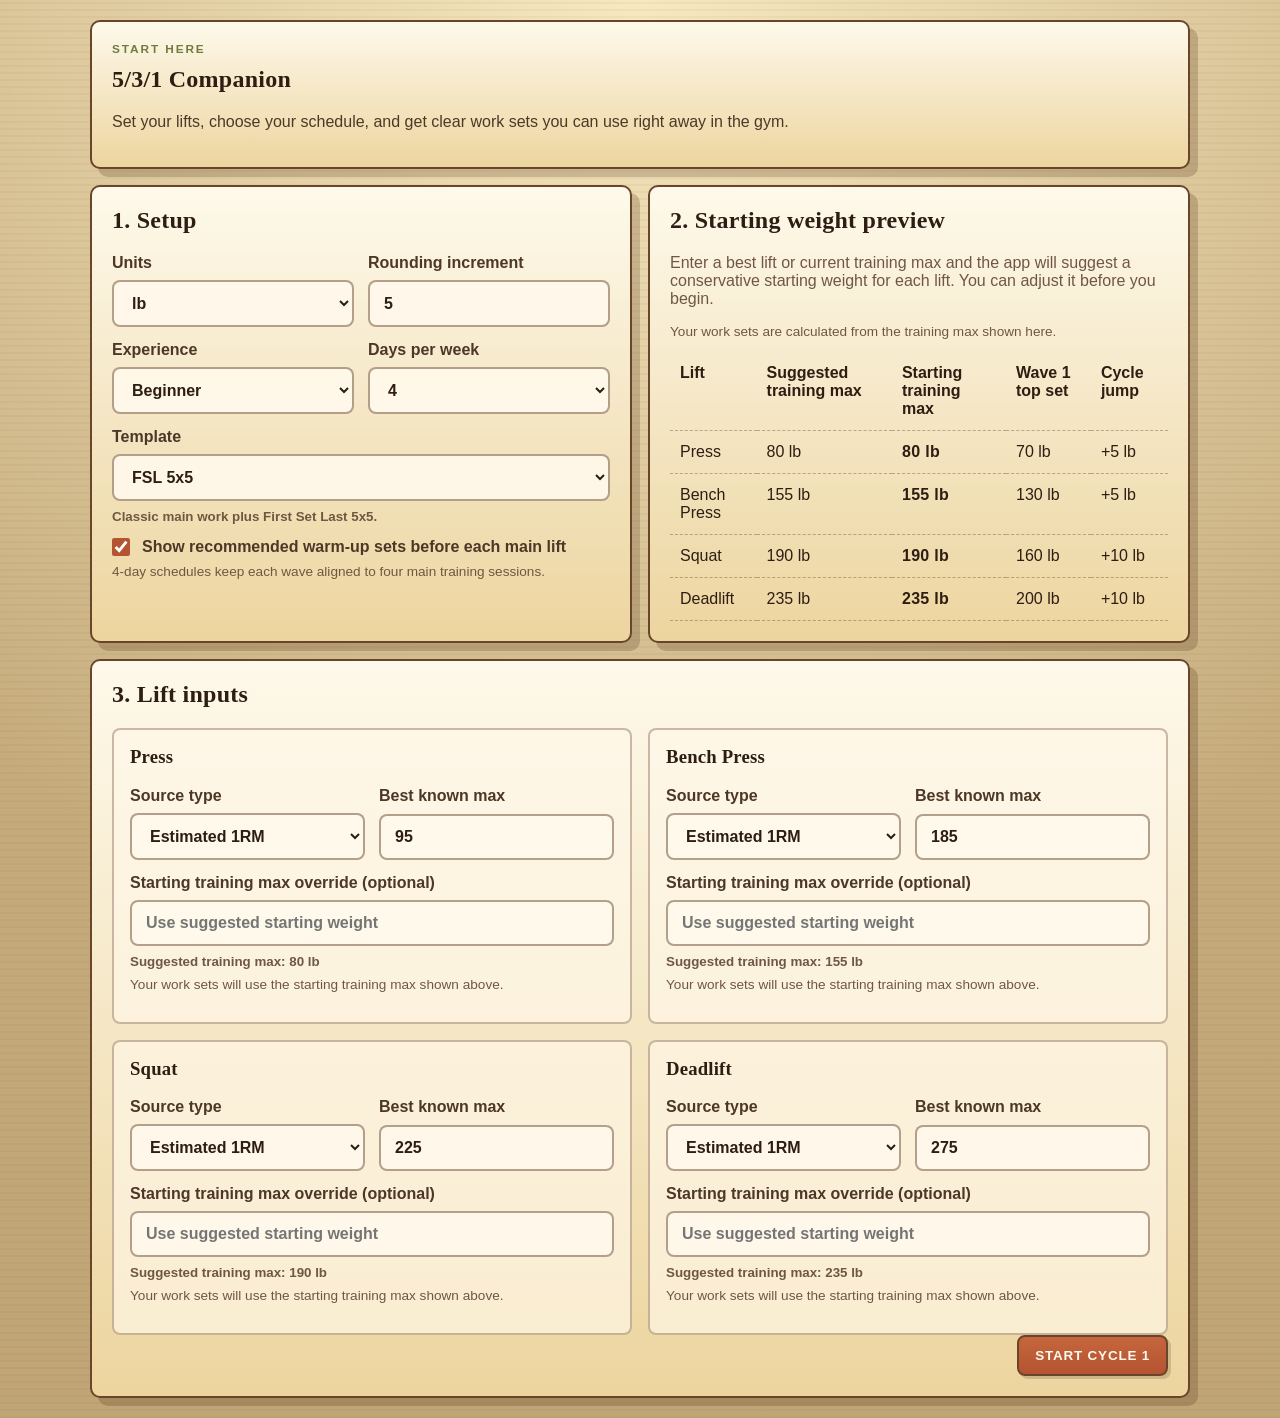
<file: 531/index.html>
<!DOCTYPE html>
<html lang="en">
  <head>
    <meta charset="UTF-8" />
    <meta name="viewport" content="width=device-width, initial-scale=1.0" />
    <title>5/3/1 Companion</title>
    <link rel="stylesheet" href="./styles.css" />
  </head>
  <body>
    <div id="app"></div>
    <script type="module" src="./app.js"></script>
  </body>
</html>
</file>
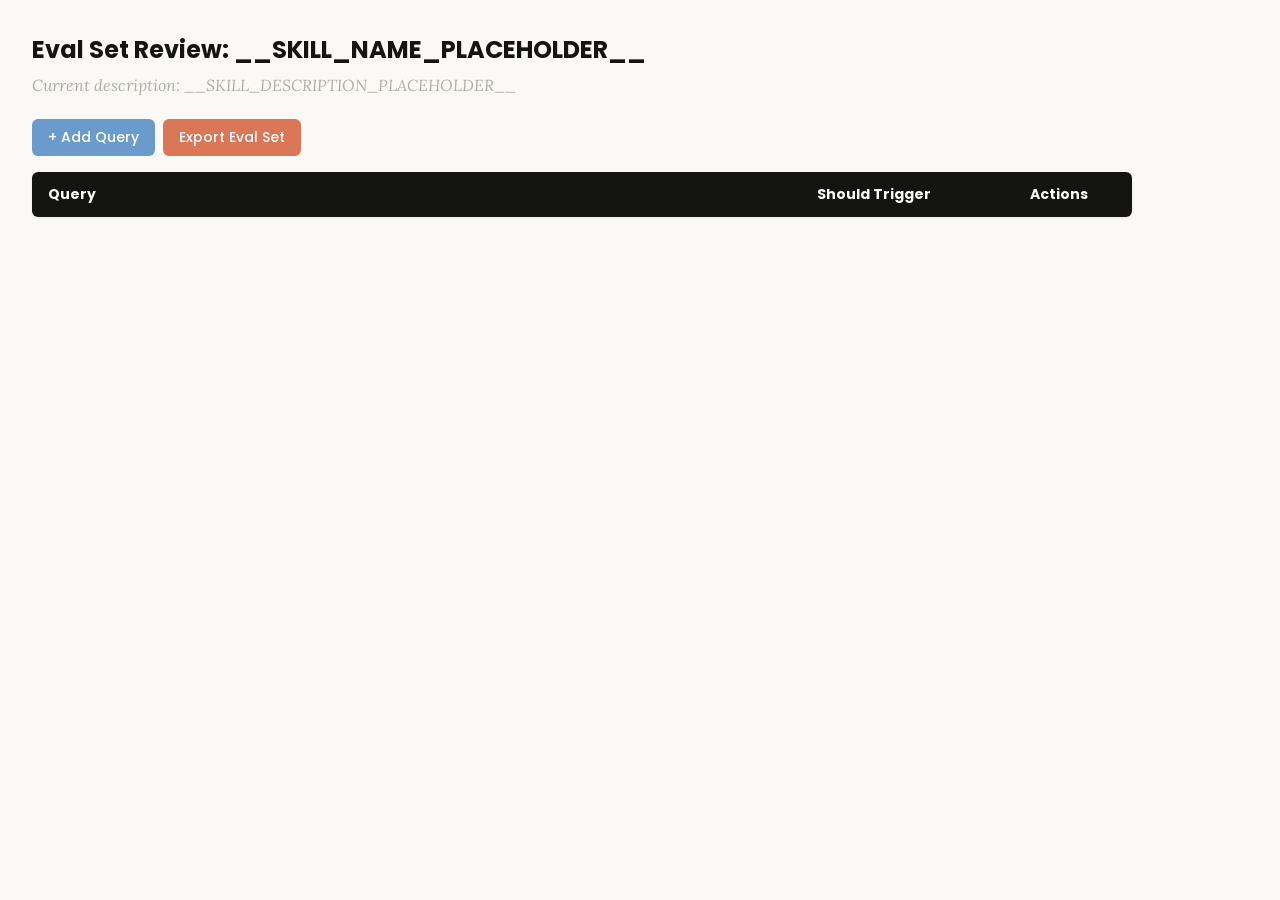
<file: skills/skill-creator/assets/eval_review.html>
<!DOCTYPE html>
<html lang="en">
<head>
  <meta charset="UTF-8">
  <meta name="viewport" content="width=device-width, initial-scale=1.0">
  <title>Eval Set Review - __SKILL_NAME_PLACEHOLDER__</title>
  <link rel="preconnect" href="https://fonts.googleapis.com">
  <link rel="preconnect" href="https://fonts.gstatic.com" crossorigin>
  <link href="https://fonts.googleapis.com/css2?family=Poppins:wght@500;600&family=Lora:wght@400;500&display=swap" rel="stylesheet">
  <style>
    * { box-sizing: border-box; margin: 0; padding: 0; }
    body { font-family: 'Lora', Georgia, serif; background: #faf9f5; padding: 2rem; color: #141413; }
    h1 { font-family: 'Poppins', sans-serif; margin-bottom: 0.5rem; font-size: 1.5rem; }
    .description { color: #b0aea5; margin-bottom: 1.5rem; font-style: italic; max-width: 900px; }
    .controls { margin-bottom: 1rem; display: flex; gap: 0.5rem; }
    .btn { font-family: 'Poppins', sans-serif; padding: 0.5rem 1rem; border: none; border-radius: 6px; cursor: pointer; font-size: 0.875rem; font-weight: 500; }
    .btn-add { background: #6a9bcc; color: white; }
    .btn-add:hover { background: #5889b8; }
    .btn-export { background: #d97757; color: white; }
    .btn-export:hover { background: #c4613f; }
    table { width: 100%; max-width: 1100px; border-collapse: collapse; background: white; border-radius: 6px; overflow: hidden; box-shadow: 0 1px 3px rgba(0,0,0,0.08); }
    th { font-family: 'Poppins', sans-serif; background: #141413; color: #faf9f5; padding: 0.75rem 1rem; text-align: left; font-size: 0.875rem; }
    td { padding: 0.75rem 1rem; border-bottom: 1px solid #e8e6dc; vertical-align: top; }
    tr:nth-child(even) td { background: #faf9f5; }
    tr:hover td { background: #f3f1ea; }
    .section-header td { background: #e8e6dc; font-family: 'Poppins', sans-serif; font-weight: 500; font-size: 0.8rem; color: #141413; text-transform: uppercase; letter-spacing: 0.05em; }
    .query-input { width: 100%; padding: 0.4rem; border: 1px solid #e8e6dc; border-radius: 4px; font-size: 0.875rem; font-family: 'Lora', Georgia, serif; resize: vertical; min-height: 60px; }
    .query-input:focus { outline: none; border-color: #d97757; box-shadow: 0 0 0 2px rgba(217,119,87,0.15); }
    .toggle { position: relative; display: inline-block; width: 44px; height: 24px; }
    .toggle input { opacity: 0; width: 0; height: 0; }
    .toggle .slider { position: absolute; inset: 0; background: #b0aea5; border-radius: 24px; cursor: pointer; transition: 0.2s; }
    .toggle .slider::before { content: ""; position: absolute; width: 18px; height: 18px; left: 3px; bottom: 3px; background: white; border-radius: 50%; transition: 0.2s; }
    .toggle input:checked + .slider { background: #d97757; }
    .toggle input:checked + .slider::before { transform: translateX(20px); }
    .btn-delete { background: #c44; color: white; padding: 0.3rem 0.6rem; border: none; border-radius: 4px; cursor: pointer; font-size: 0.75rem; font-family: 'Poppins', sans-serif; }
    .btn-delete:hover { background: #a33; }
    .summary { margin-top: 1rem; color: #b0aea5; font-size: 0.875rem; }
  </style>
</head>
<body>
  <h1>Eval Set Review: <span id="skill-name">__SKILL_NAME_PLACEHOLDER__</span></h1>
  <p class="description">Current description: <span id="skill-desc">__SKILL_DESCRIPTION_PLACEHOLDER__</span></p>

  <div class="controls">
    <button class="btn btn-add" onclick="addRow()">+ Add Query</button>
    <button class="btn btn-export" onclick="exportEvalSet()">Export Eval Set</button>
  </div>

  <table>
    <thead>
      <tr>
        <th style="width:65%">Query</th>
        <th style="width:18%">Should Trigger</th>
        <th style="width:10%">Actions</th>
      </tr>
    </thead>
    <tbody id="eval-body"></tbody>
  </table>

  <p class="summary" id="summary"></p>

  <script>
    const EVAL_DATA = __EVAL_DATA_PLACEHOLDER__;

    let evalItems = [...EVAL_DATA];

    function render() {
      const tbody = document.getElementById('eval-body');
      tbody.innerHTML = '';

      // Sort: should-trigger first, then should-not-trigger
      const sorted = evalItems
        .map((item, origIdx) => ({ ...item, origIdx }))
        .sort((a, b) => (b.should_trigger ? 1 : 0) - (a.should_trigger ? 1 : 0));

      let lastGroup = null;
      sorted.forEach(item => {
        const group = item.should_trigger ? 'trigger' : 'no-trigger';
        if (group !== lastGroup) {
          const headerRow = document.createElement('tr');
          headerRow.className = 'section-header';
          headerRow.innerHTML = `<td colspan="3">${item.should_trigger ? 'Should Trigger' : 'Should NOT Trigger'}</td>`;
          tbody.appendChild(headerRow);
          lastGroup = group;
        }

        const idx = item.origIdx;
        const tr = document.createElement('tr');
        tr.innerHTML = `
          <td><textarea class="query-input" onchange="updateQuery(${idx}, this.value)">${escapeHtml(item.query)}</textarea></td>
          <td>
            <label class="toggle">
              <input type="checkbox" ${item.should_trigger ? 'checked' : ''} onchange="updateTrigger(${idx}, this.checked)">
              <span class="slider"></span>
            </label>
            <span style="margin-left:8px;font-size:0.8rem;color:#b0aea5">${item.should_trigger ? 'Yes' : 'No'}</span>
          </td>
          <td><button class="btn-delete" onclick="deleteRow(${idx})">Delete</button></td>
        `;
        tbody.appendChild(tr);
      });
      updateSummary();
    }

    function escapeHtml(text) {
      const div = document.createElement('div');
      div.textContent = text;
      return div.innerHTML;
    }

    function updateQuery(idx, value) { evalItems[idx].query = value; updateSummary(); }
    function updateTrigger(idx, value) { evalItems[idx].should_trigger = value; render(); }
    function deleteRow(idx) { evalItems.splice(idx, 1); render(); }

    function addRow() {
      evalItems.push({ query: '', should_trigger: true });
      render();
      const inputs = document.querySelectorAll('.query-input');
      inputs[inputs.length - 1].focus();
    }

    function updateSummary() {
      const trigger = evalItems.filter(i => i.should_trigger).length;
      const noTrigger = evalItems.filter(i => !i.should_trigger).length;
      document.getElementById('summary').textContent =
        `${evalItems.length} queries total: ${trigger} should trigger, ${noTrigger} should not trigger`;
    }

    function exportEvalSet() {
      const valid = evalItems.filter(i => i.query.trim() !== '');
      const data = valid.map(i => ({ query: i.query.trim(), should_trigger: i.should_trigger }));
      const blob = new Blob([JSON.stringify(data, null, 2)], { type: 'application/json' });
      const url = URL.createObjectURL(blob);
      const a = document.createElement('a');
      a.href = url;
      a.download = 'eval_set.json';
      document.body.appendChild(a);
      a.click();
      document.body.removeChild(a);
      URL.revokeObjectURL(url);
    }

    render();
  </script>
</body>
</html>
</file>
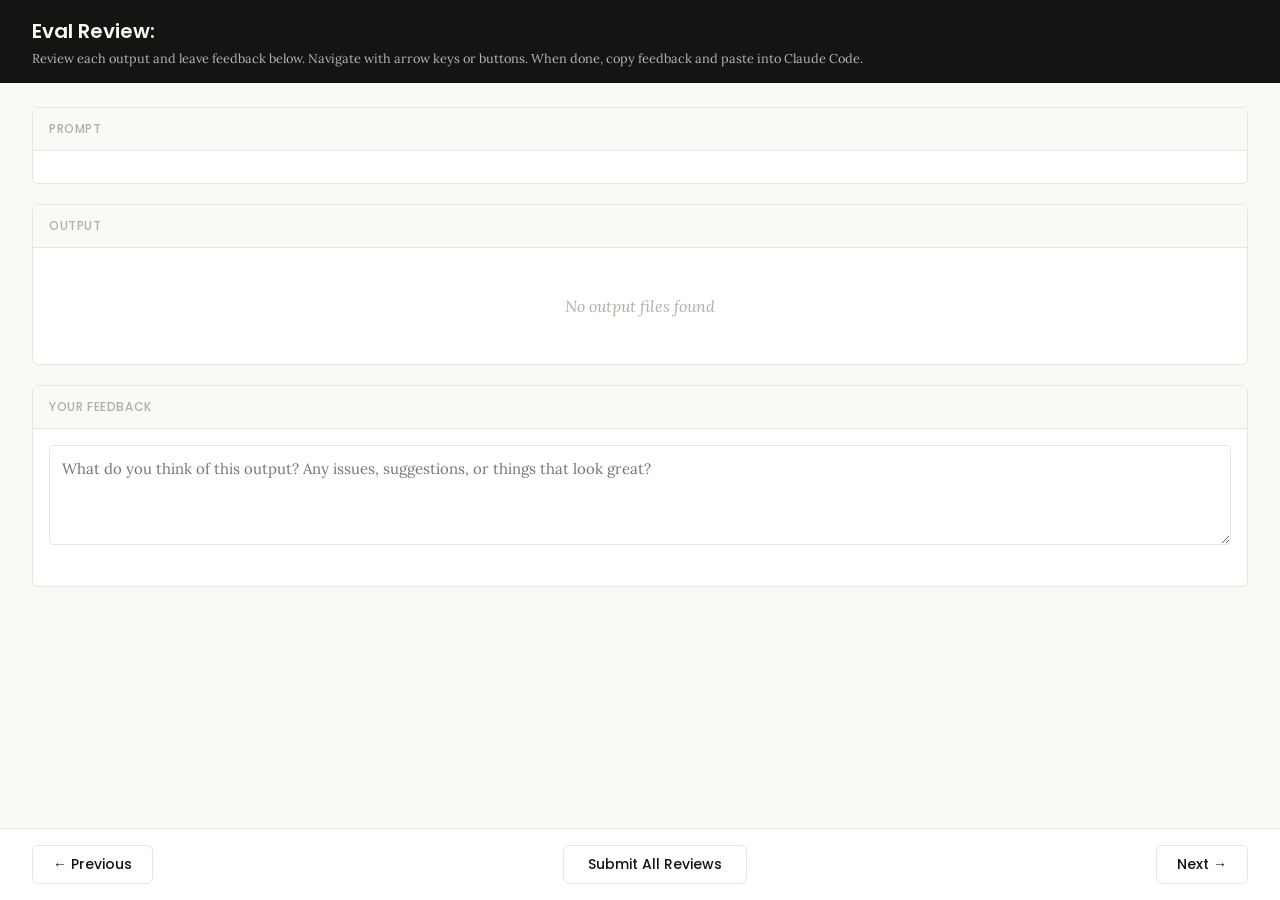
<file: skills/skill-creator/eval-viewer/viewer.html>
<!DOCTYPE html>
<html lang="en">
<head>
  <meta charset="UTF-8">
  <meta name="viewport" content="width=device-width, initial-scale=1.0">
  <title>Eval Review</title>
  <link rel="preconnect" href="https://fonts.googleapis.com">
  <link rel="preconnect" href="https://fonts.gstatic.com" crossorigin>
  <link href="https://fonts.googleapis.com/css2?family=Poppins:wght@500;600&family=Lora:wght@400;500&display=swap" rel="stylesheet">
  <script src="https://cdn.sheetjs.com/xlsx-0.20.3/package/dist/xlsx.full.min.js" integrity="sha384-EnyY0/GSHQGSxSgMwaIPzSESbqoOLSexfnSMN2AP+39Ckmn92stwABZynq1JyzdT" crossorigin="anonymous"></script>
  <style>
    :root {
      --bg: #faf9f5;
      --surface: #ffffff;
      --border: #e8e6dc;
      --text: #141413;
      --text-muted: #b0aea5;
      --accent: #d97757;
      --accent-hover: #c4613f;
      --green: #788c5d;
      --green-bg: #eef2e8;
      --red: #c44;
      --red-bg: #fceaea;
      --header-bg: #141413;
      --header-text: #faf9f5;
      --radius: 6px;
    }

    * { box-sizing: border-box; margin: 0; padding: 0; }

    body {
      font-family: 'Lora', Georgia, serif;
      background: var(--bg);
      color: var(--text);
      height: 100vh;
      display: flex;
      flex-direction: column;
    }

    /* ---- Header ---- */
    .header {
      background: var(--header-bg);
      color: var(--header-text);
      padding: 1rem 2rem;
      display: flex;
      justify-content: space-between;
      align-items: center;
      flex-shrink: 0;
    }
    .header h1 {
      font-family: 'Poppins', sans-serif;
      font-size: 1.25rem;
      font-weight: 600;
    }
    .header .instructions {
      font-size: 0.8rem;
      opacity: 0.7;
      margin-top: 0.25rem;
    }
    .header .progress {
      font-size: 0.875rem;
      opacity: 0.8;
      text-align: right;
    }

    /* ---- Main content ---- */
    .main {
      flex: 1;
      overflow-y: auto;
      padding: 1.5rem 2rem;
      display: flex;
      flex-direction: column;
      gap: 1.25rem;
    }

    /* ---- Sections ---- */
    .section {
      background: var(--surface);
      border: 1px solid var(--border);
      border-radius: var(--radius);
      flex-shrink: 0;
    }
    .section-header {
      font-family: 'Poppins', sans-serif;
      padding: 0.75rem 1rem;
      font-size: 0.75rem;
      font-weight: 500;
      text-transform: uppercase;
      letter-spacing: 0.05em;
      color: var(--text-muted);
      border-bottom: 1px solid var(--border);
      background: var(--bg);
    }
    .section-body {
      padding: 1rem;
    }

    /* ---- Config badge ---- */
    .config-badge {
      display: inline-block;
      padding: 0.2rem 0.625rem;
      border-radius: 9999px;
      font-family: 'Poppins', sans-serif;
      font-size: 0.6875rem;
      font-weight: 600;
      text-transform: uppercase;
      letter-spacing: 0.03em;
      margin-left: 0.75rem;
      vertical-align: middle;
    }
    .config-badge.config-primary {
      background: rgba(33, 150, 243, 0.12);
      color: #1976d2;
    }
    .config-badge.config-baseline {
      background: rgba(255, 193, 7, 0.15);
      color: #f57f17;
    }

    /* ---- Prompt ---- */
    .prompt-text {
      white-space: pre-wrap;
      font-size: 0.9375rem;
      line-height: 1.6;
    }

    /* ---- Outputs ---- */
    .output-file {
      border: 1px solid var(--border);
      border-radius: var(--radius);
      overflow: hidden;
    }
    .output-file + .output-file {
      margin-top: 1rem;
    }
    .output-file-header {
      padding: 0.5rem 0.75rem;
      font-size: 0.8rem;
      font-weight: 600;
      color: var(--text-muted);
      background: var(--bg);
      border-bottom: 1px solid var(--border);
      font-family: 'SF Mono', SFMono-Regular, Consolas, 'Liberation Mono', Menlo, monospace;
      display: flex;
      justify-content: space-between;
      align-items: center;
    }
    .output-file-header .dl-btn {
      font-size: 0.7rem;
      color: var(--accent);
      text-decoration: none;
      cursor: pointer;
      font-family: -apple-system, BlinkMacSystemFont, 'Segoe UI', sans-serif;
      font-weight: 500;
      opacity: 0.8;
    }
    .output-file-header .dl-btn:hover {
      opacity: 1;
      text-decoration: underline;
    }
    .output-file-content {
      padding: 0.75rem;
      overflow-x: auto;
    }
    .output-file-content pre {
      font-size: 0.8125rem;
      line-height: 1.5;
      white-space: pre-wrap;
      word-break: break-word;
      font-family: 'SF Mono', SFMono-Regular, Consolas, 'Liberation Mono', Menlo, monospace;
    }
    .output-file-content img {
      max-width: 100%;
      height: auto;
      border-radius: 4px;
    }
    .output-file-content iframe {
      width: 100%;
      height: 600px;
      border: none;
    }
    .output-file-content table {
      border-collapse: collapse;
      font-size: 0.8125rem;
      width: 100%;
    }
    .output-file-content table td,
    .output-file-content table th {
      border: 1px solid var(--border);
      padding: 0.375rem 0.5rem;
      text-align: left;
    }
    .output-file-content table th {
      background: var(--bg);
      font-weight: 600;
    }
    .output-file-content .download-link {
      display: inline-flex;
      align-items: center;
      gap: 0.5rem;
      padding: 0.5rem 1rem;
      background: var(--bg);
      border: 1px solid var(--border);
      border-radius: 4px;
      color: var(--accent);
      text-decoration: none;
      font-size: 0.875rem;
      cursor: pointer;
    }
    .output-file-content .download-link:hover {
      background: var(--border);
    }
    .empty-state {
      color: var(--text-muted);
      font-style: italic;
      padding: 2rem;
      text-align: center;
    }

    /* ---- Feedback ---- */
    .prev-feedback {
      background: var(--bg);
      border: 1px solid var(--border);
      border-radius: 4px;
      padding: 0.625rem 0.75rem;
      margin-top: 0.75rem;
      font-size: 0.8125rem;
      color: var(--text-muted);
      line-height: 1.5;
    }
    .prev-feedback-label {
      font-size: 0.7rem;
      font-weight: 600;
      text-transform: uppercase;
      letter-spacing: 0.04em;
      margin-bottom: 0.25rem;
      color: var(--text-muted);
    }
    .feedback-textarea {
      width: 100%;
      min-height: 100px;
      padding: 0.75rem;
      border: 1px solid var(--border);
      border-radius: 4px;
      font-family: inherit;
      font-size: 0.9375rem;
      line-height: 1.5;
      resize: vertical;
      color: var(--text);
    }
    .feedback-textarea:focus {
      outline: none;
      border-color: var(--accent);
      box-shadow: 0 0 0 3px rgba(37, 99, 235, 0.1);
    }
    .feedback-status {
      font-size: 0.75rem;
      color: var(--text-muted);
      margin-top: 0.5rem;
      min-height: 1.1em;
    }

    /* ---- Grades (collapsible) ---- */
    .grades-toggle {
      display: flex;
      align-items: center;
      cursor: pointer;
      user-select: none;
    }
    .grades-toggle:hover {
      color: var(--accent);
    }
    .grades-toggle .arrow {
      margin-right: 0.5rem;
      transition: transform 0.15s;
      font-size: 0.75rem;
    }
    .grades-toggle .arrow.open {
      transform: rotate(90deg);
    }
    .grades-content {
      display: none;
      margin-top: 0.75rem;
    }
    .grades-content.open {
      display: block;
    }
    .grades-summary {
      font-size: 0.875rem;
      margin-bottom: 0.75rem;
      display: flex;
      align-items: center;
      gap: 0.5rem;
    }
    .grade-badge {
      display: inline-block;
      padding: 0.125rem 0.5rem;
      border-radius: 9999px;
      font-size: 0.75rem;
      font-weight: 600;
    }
    .grade-pass { background: var(--green-bg); color: var(--green); }
    .grade-fail { background: var(--red-bg); color: var(--red); }
    .assertion-list {
      list-style: none;
    }
    .assertion-item {
      padding: 0.625rem 0;
      border-bottom: 1px solid var(--border);
      font-size: 0.8125rem;
    }
    .assertion-item:last-child { border-bottom: none; }
    .assertion-status {
      font-weight: 600;
      margin-right: 0.5rem;
    }
    .assertion-status.pass { color: var(--green); }
    .assertion-status.fail { color: var(--red); }
    .assertion-evidence {
      color: var(--text-muted);
      font-size: 0.75rem;
      margin-top: 0.25rem;
      padding-left: 1.5rem;
    }

    /* ---- View tabs ---- */
    .view-tabs {
      display: flex;
      gap: 0;
      padding: 0 2rem;
      background: var(--bg);
      border-bottom: 1px solid var(--border);
      flex-shrink: 0;
    }
    .view-tab {
      font-family: 'Poppins', sans-serif;
      padding: 0.625rem 1.25rem;
      font-size: 0.8125rem;
      font-weight: 500;
      cursor: pointer;
      border: none;
      background: none;
      color: var(--text-muted);
      border-bottom: 2px solid transparent;
      transition: all 0.15s;
    }
    .view-tab:hover { color: var(--text); }
    .view-tab.active {
      color: var(--accent);
      border-bottom-color: var(--accent);
    }
    .view-panel { display: none; }
    .view-panel.active { display: flex; flex-direction: column; flex: 1; overflow: hidden; }

    /* ---- Benchmark view ---- */
    .benchmark-view {
      padding: 1.5rem 2rem;
      overflow-y: auto;
      flex: 1;
    }
    .benchmark-table {
      border-collapse: collapse;
      background: var(--surface);
      border: 1px solid var(--border);
      border-radius: var(--radius);
      font-size: 0.8125rem;
      width: 100%;
      margin-bottom: 1.5rem;
    }
    .benchmark-table th, .benchmark-table td {
      padding: 0.625rem 0.75rem;
      text-align: left;
      border: 1px solid var(--border);
    }
    .benchmark-table th {
      font-family: 'Poppins', sans-serif;
      background: var(--header-bg);
      color: var(--header-text);
      font-weight: 500;
      font-size: 0.75rem;
      text-transform: uppercase;
      letter-spacing: 0.04em;
    }
    .benchmark-table tr:hover { background: var(--bg); }
    .benchmark-table tr.benchmark-row-with { background: rgba(33, 150, 243, 0.06); }
    .benchmark-table tr.benchmark-row-without { background: rgba(255, 193, 7, 0.06); }
    .benchmark-table tr.benchmark-row-with:hover { background: rgba(33, 150, 243, 0.12); }
    .benchmark-table tr.benchmark-row-without:hover { background: rgba(255, 193, 7, 0.12); }
    .benchmark-table tr.benchmark-row-avg { font-weight: 600; border-top: 2px solid var(--border); }
    .benchmark-table tr.benchmark-row-avg.benchmark-row-with { background: rgba(33, 150, 243, 0.12); }
    .benchmark-table tr.benchmark-row-avg.benchmark-row-without { background: rgba(255, 193, 7, 0.12); }
    .benchmark-delta-positive { color: var(--green); font-weight: 600; }
    .benchmark-delta-negative { color: var(--red); font-weight: 600; }
    .benchmark-notes {
      background: var(--surface);
      border: 1px solid var(--border);
      border-radius: var(--radius);
      padding: 1rem;
    }
    .benchmark-notes h3 {
      font-family: 'Poppins', sans-serif;
      font-size: 0.875rem;
      margin-bottom: 0.75rem;
    }
    .benchmark-notes ul {
      list-style: disc;
      padding-left: 1.25rem;
    }
    .benchmark-notes li {
      font-size: 0.8125rem;
      line-height: 1.6;
      margin-bottom: 0.375rem;
    }
    .benchmark-empty {
      color: var(--text-muted);
      font-style: italic;
      text-align: center;
      padding: 3rem;
    }

    /* ---- Navigation ---- */
    .nav {
      display: flex;
      justify-content: space-between;
      align-items: center;
      padding: 1rem 2rem;
      border-top: 1px solid var(--border);
      background: var(--surface);
      flex-shrink: 0;
    }
    .nav-btn {
      font-family: 'Poppins', sans-serif;
      padding: 0.5rem 1.25rem;
      border: 1px solid var(--border);
      border-radius: var(--radius);
      background: var(--surface);
      cursor: pointer;
      font-size: 0.875rem;
      font-weight: 500;
      color: var(--text);
      transition: all 0.15s;
    }
    .nav-btn:hover:not(:disabled) {
      background: var(--bg);
      border-color: var(--text-muted);
    }
    .nav-btn:disabled {
      opacity: 0.4;
      cursor: not-allowed;
    }
    .done-btn {
      font-family: 'Poppins', sans-serif;
      padding: 0.5rem 1.5rem;
      border: 1px solid var(--border);
      border-radius: var(--radius);
      background: var(--surface);
      color: var(--text);
      cursor: pointer;
      font-size: 0.875rem;
      font-weight: 500;
      transition: all 0.15s;
    }
    .done-btn:hover {
      background: var(--bg);
      border-color: var(--text-muted);
    }
    .done-btn.ready {
      border: none;
      background: var(--accent);
      color: white;
      font-weight: 600;
    }
    .done-btn.ready:hover {
      background: var(--accent-hover);
    }
    /* ---- Done overlay ---- */
    .done-overlay {
      display: none;
      position: fixed;
      inset: 0;
      background: rgba(0, 0, 0, 0.5);
      z-index: 100;
      justify-content: center;
      align-items: center;
    }
    .done-overlay.visible {
      display: flex;
    }
    .done-card {
      background: var(--surface);
      border-radius: 12px;
      padding: 2rem 3rem;
      text-align: center;
      box-shadow: 0 20px 60px rgba(0, 0, 0, 0.3);
      max-width: 500px;
    }
    .done-card h2 {
      font-size: 1.5rem;
      margin-bottom: 0.5rem;
    }
    .done-card p {
      color: var(--text-muted);
      margin-bottom: 1.5rem;
      line-height: 1.5;
    }
    .done-card .btn-row {
      display: flex;
      gap: 0.5rem;
      justify-content: center;
    }
    .done-card button {
      padding: 0.5rem 1.25rem;
      border: 1px solid var(--border);
      border-radius: var(--radius);
      background: var(--surface);
      cursor: pointer;
      font-size: 0.875rem;
    }
    .done-card button:hover {
      background: var(--bg);
    }
    /* ---- Toast ---- */
    .toast {
      position: fixed;
      bottom: 5rem;
      left: 50%;
      transform: translateX(-50%);
      background: var(--header-bg);
      color: var(--header-text);
      padding: 0.625rem 1.25rem;
      border-radius: var(--radius);
      font-size: 0.875rem;
      opacity: 0;
      transition: opacity 0.3s;
      pointer-events: none;
      z-index: 200;
    }
    .toast.visible {
      opacity: 1;
    }
  </style>
</head>
<body>
  <div id="app" style="height:100vh; display:flex; flex-direction:column;">
    <div class="header">
      <div>
        <h1>Eval Review: <span id="skill-name"></span></h1>
        <div class="instructions">Review each output and leave feedback below. Navigate with arrow keys or buttons. When done, copy feedback and paste into Claude Code.</div>
      </div>
      <div class="progress" id="progress"></div>
    </div>

    <!-- View tabs (only shown when benchmark data exists) -->
    <div class="view-tabs" id="view-tabs" style="display:none;">
      <button class="view-tab active" onclick="switchView('outputs')">Outputs</button>
      <button class="view-tab" onclick="switchView('benchmark')">Benchmark</button>
    </div>

    <!-- Outputs panel (qualitative review) -->
    <div class="view-panel active" id="panel-outputs">
    <div class="main">
      <!-- Prompt -->
      <div class="section">
        <div class="section-header">Prompt <span class="config-badge" id="config-badge" style="display:none;"></span></div>
        <div class="section-body">
          <div class="prompt-text" id="prompt-text"></div>
        </div>
      </div>

      <!-- Outputs -->
      <div class="section">
        <div class="section-header">Output</div>
        <div class="section-body" id="outputs-body">
          <div class="empty-state">No output files found</div>
        </div>
      </div>

      <!-- Previous Output (collapsible) -->
      <div class="section" id="prev-outputs-section" style="display:none;">
        <div class="section-header">
          <div class="grades-toggle" onclick="togglePrevOutputs()">
            <span class="arrow" id="prev-outputs-arrow">&#9654;</span>
            Previous Output
          </div>
        </div>
        <div class="grades-content" id="prev-outputs-content"></div>
      </div>

      <!-- Grades (collapsible) -->
      <div class="section" id="grades-section" style="display:none;">
        <div class="section-header">
          <div class="grades-toggle" onclick="toggleGrades()">
            <span class="arrow" id="grades-arrow">&#9654;</span>
            Formal Grades
          </div>
        </div>
        <div class="grades-content" id="grades-content"></div>
      </div>

      <!-- Feedback -->
      <div class="section">
        <div class="section-header">Your Feedback</div>
        <div class="section-body">
          <textarea
            class="feedback-textarea"
            id="feedback"
            placeholder="What do you think of this output? Any issues, suggestions, or things that look great?"
          ></textarea>
          <div class="feedback-status" id="feedback-status"></div>
          <div class="prev-feedback" id="prev-feedback" style="display:none;">
            <div class="prev-feedback-label">Previous feedback</div>
            <div id="prev-feedback-text"></div>
          </div>
        </div>
      </div>
    </div>

    <div class="nav" id="outputs-nav">
      <button class="nav-btn" id="prev-btn" onclick="navigate(-1)">&#8592; Previous</button>
      <button class="done-btn" id="done-btn" onclick="showDoneDialog()">Submit All Reviews</button>
      <button class="nav-btn" id="next-btn" onclick="navigate(1)">Next &#8594;</button>
    </div>
    </div><!-- end panel-outputs -->

    <!-- Benchmark panel (quantitative stats) -->
    <div class="view-panel" id="panel-benchmark">
      <div class="benchmark-view" id="benchmark-content">
        <div class="benchmark-empty">No benchmark data available. Run a benchmark to see quantitative results here.</div>
      </div>
    </div>
  </div>

  <!-- Done overlay -->
  <div class="done-overlay" id="done-overlay">
    <div class="done-card">
      <h2>Review Complete</h2>
      <p>Your feedback has been saved. Go back to your Claude Code session and tell Claude you're done reviewing.</p>
      <div class="btn-row">
        <button onclick="closeDoneDialog()">OK</button>
      </div>
    </div>
  </div>

  <!-- Toast -->
  <div class="toast" id="toast"></div>

  <script>
    // ---- Embedded data (injected by generate_review.py) ----
    /*__EMBEDDED_DATA__*/

    // ---- State ----
    let feedbackMap = {};  // run_id -> feedback text
    let currentIndex = 0;
    let visitedRuns = new Set();

    // ---- Init ----
    async function init() {
      // Load saved feedback from server — but only if this isn't a fresh
      // iteration (indicated by previous_feedback being present). When
      // previous feedback exists, the feedback.json on disk is stale from
      // the prior iteration and should not pre-fill the textareas.
      const hasPrevious = Object.keys(EMBEDDED_DATA.previous_feedback || {}).length > 0
        || Object.keys(EMBEDDED_DATA.previous_outputs || {}).length > 0;
      if (!hasPrevious) {
        try {
          const resp = await fetch("/api/feedback");
          const data = await resp.json();
          if (data.reviews) {
            for (const r of data.reviews) feedbackMap[r.run_id] = r.feedback;
          }
        } catch { /* first run, no feedback yet */ }
      }

      document.getElementById("skill-name").textContent = EMBEDDED_DATA.skill_name;
      showRun(0);

      // Wire up feedback auto-save
      const textarea = document.getElementById("feedback");
      let saveTimeout = null;
      textarea.addEventListener("input", () => {
        clearTimeout(saveTimeout);
        document.getElementById("feedback-status").textContent = "";
        saveTimeout = setTimeout(() => saveCurrentFeedback(), 800);
      });
    }

    // ---- Navigation ----
    function navigate(delta) {
      const newIndex = currentIndex + delta;
      if (newIndex >= 0 && newIndex < EMBEDDED_DATA.runs.length) {
        saveCurrentFeedback();
        showRun(newIndex);
      }
    }

    function updateNavButtons() {
      document.getElementById("prev-btn").disabled = currentIndex === 0;
      document.getElementById("next-btn").disabled =
        currentIndex === EMBEDDED_DATA.runs.length - 1;
    }

    // ---- Show a run ----
    function showRun(index) {
      currentIndex = index;
      const run = EMBEDDED_DATA.runs[index];

      // Progress
      document.getElementById("progress").textContent =
        `${index + 1} of ${EMBEDDED_DATA.runs.length}`;

      // Prompt
      document.getElementById("prompt-text").textContent = run.prompt;

      // Config badge
      const badge = document.getElementById("config-badge");
      const configMatch = run.id.match(/(with_skill|without_skill|new_skill|old_skill)/);
      if (configMatch) {
        const config = configMatch[1];
        const isBaseline = config === "without_skill" || config === "old_skill";
        badge.textContent = config.replace(/_/g, " ");
        badge.className = "config-badge " + (isBaseline ? "config-baseline" : "config-primary");
        badge.style.display = "inline-block";
      } else {
        badge.style.display = "none";
      }

      // Outputs
      renderOutputs(run);

      // Previous outputs
      renderPrevOutputs(run);

      // Grades
      renderGrades(run);

      // Previous feedback
      const prevFb = (EMBEDDED_DATA.previous_feedback || {})[run.id];
      const prevEl = document.getElementById("prev-feedback");
      if (prevFb) {
        document.getElementById("prev-feedback-text").textContent = prevFb;
        prevEl.style.display = "block";
      } else {
        prevEl.style.display = "none";
      }

      // Feedback
      document.getElementById("feedback").value = feedbackMap[run.id] || "";
      document.getElementById("feedback-status").textContent = "";

      updateNavButtons();

      // Track visited runs and promote done button when all visited
      visitedRuns.add(index);
      const doneBtn = document.getElementById("done-btn");
      if (visitedRuns.size >= EMBEDDED_DATA.runs.length) {
        doneBtn.classList.add("ready");
      }

      // Scroll main content to top
      document.querySelector(".main").scrollTop = 0;
    }

    // ---- Render outputs ----
    function renderOutputs(run) {
      const container = document.getElementById("outputs-body");
      container.innerHTML = "";

      const outputs = run.outputs || [];
      if (outputs.length === 0) {
        container.innerHTML = '<div class="empty-state">No output files</div>';
        return;
      }

      for (const file of outputs) {
        const fileDiv = document.createElement("div");
        fileDiv.className = "output-file";

        // Always show file header with download link
        const header = document.createElement("div");
        header.className = "output-file-header";
        const nameSpan = document.createElement("span");
        nameSpan.textContent = file.name;
        header.appendChild(nameSpan);
        const dlBtn = document.createElement("a");
        dlBtn.className = "dl-btn";
        dlBtn.textContent = "Download";
        dlBtn.download = file.name;
        dlBtn.href = getDownloadUri(file);
        header.appendChild(dlBtn);
        fileDiv.appendChild(header);

        const content = document.createElement("div");
        content.className = "output-file-content";

        if (file.type === "text") {
          const pre = document.createElement("pre");
          pre.textContent = file.content;
          content.appendChild(pre);
        } else if (file.type === "image") {
          const img = document.createElement("img");
          img.src = file.data_uri;
          img.alt = file.name;
          content.appendChild(img);
        } else if (file.type === "pdf") {
          const iframe = document.createElement("iframe");
          iframe.src = file.data_uri;
          content.appendChild(iframe);
        } else if (file.type === "xlsx") {
          renderXlsx(content, file.data_b64);
        } else if (file.type === "binary") {
          const a = document.createElement("a");
          a.className = "download-link";
          a.href = file.data_uri;
          a.download = file.name;
          a.textContent = "Download " + file.name;
          content.appendChild(a);
        } else if (file.type === "error") {
          const pre = document.createElement("pre");
          pre.textContent = file.content;
          pre.style.color = "var(--red)";
          content.appendChild(pre);
        }

        fileDiv.appendChild(content);
        container.appendChild(fileDiv);
      }
    }

    // ---- XLSX rendering via SheetJS ----
    function renderXlsx(container, b64Data) {
      try {
        const raw = Uint8Array.from(atob(b64Data), c => c.charCodeAt(0));
        const wb = XLSX.read(raw, { type: "array" });

        for (let i = 0; i < wb.SheetNames.length; i++) {
          const sheetName = wb.SheetNames[i];
          const ws = wb.Sheets[sheetName];

          if (wb.SheetNames.length > 1) {
            const sheetLabel = document.createElement("div");
            sheetLabel.style.cssText =
              "font-weight:600; font-size:0.8rem; color:#b0aea5; margin-top:0.5rem; margin-bottom:0.25rem;";
            sheetLabel.textContent = "Sheet: " + sheetName;
            container.appendChild(sheetLabel);
          }

          const htmlStr = XLSX.utils.sheet_to_html(ws, { editable: false });
          const wrapper = document.createElement("div");
          wrapper.innerHTML = htmlStr;
          container.appendChild(wrapper);
        }
      } catch (err) {
        container.textContent = "Error rendering spreadsheet: " + err.message;
      }
    }

    // ---- Grades ----
    function renderGrades(run) {
      const section = document.getElementById("grades-section");
      const content = document.getElementById("grades-content");

      if (!run.grading) {
        section.style.display = "none";
        return;
      }

      const grading = run.grading;
      section.style.display = "block";
      // Reset to collapsed
      content.classList.remove("open");
      document.getElementById("grades-arrow").classList.remove("open");

      const summary = grading.summary || {};
      const expectations = grading.expectations || [];

      let html = '<div style="padding: 1rem;">';

      // Summary line
      const passRate = summary.pass_rate != null
        ? Math.round(summary.pass_rate * 100) + "%"
        : "?";
      const badgeClass = summary.pass_rate >= 0.8 ? "grade-pass" : summary.pass_rate >= 0.5 ? "" : "grade-fail";
      html += '<div class="grades-summary">';
      html += '<span class="grade-badge ' + badgeClass + '">' + passRate + '</span>';
      html += '<span>' + (summary.passed || 0) + ' passed, ' + (summary.failed || 0) + ' failed of ' + (summary.total || 0) + '</span>';
      html += '</div>';

      // Assertions list
      html += '<ul class="assertion-list">';
      for (const exp of expectations) {
        const statusClass = exp.passed ? "pass" : "fail";
        const statusIcon = exp.passed ? "\u2713" : "\u2717";
        html += '<li class="assertion-item">';
        html += '<span class="assertion-status ' + statusClass + '">' + statusIcon + '</span>';
        html += '<span>' + escapeHtml(exp.text) + '</span>';
        if (exp.evidence) {
          html += '<div class="assertion-evidence">' + escapeHtml(exp.evidence) + '</div>';
        }
        html += '</li>';
      }
      html += '</ul>';

      html += '</div>';
      content.innerHTML = html;
    }

    function toggleGrades() {
      const content = document.getElementById("grades-content");
      const arrow = document.getElementById("grades-arrow");
      content.classList.toggle("open");
      arrow.classList.toggle("open");
    }

    // ---- Previous outputs (collapsible) ----
    function renderPrevOutputs(run) {
      const section = document.getElementById("prev-outputs-section");
      const content = document.getElementById("prev-outputs-content");
      const prevOutputs = (EMBEDDED_DATA.previous_outputs || {})[run.id];

      if (!prevOutputs || prevOutputs.length === 0) {
        section.style.display = "none";
        return;
      }

      section.style.display = "block";
      // Reset to collapsed
      content.classList.remove("open");
      document.getElementById("prev-outputs-arrow").classList.remove("open");

      // Render the files into the content area
      content.innerHTML = "";
      const wrapper = document.createElement("div");
      wrapper.style.padding = "1rem";

      for (const file of prevOutputs) {
        const fileDiv = document.createElement("div");
        fileDiv.className = "output-file";

        const header = document.createElement("div");
        header.className = "output-file-header";
        const nameSpan = document.createElement("span");
        nameSpan.textContent = file.name;
        header.appendChild(nameSpan);
        const dlBtn = document.createElement("a");
        dlBtn.className = "dl-btn";
        dlBtn.textContent = "Download";
        dlBtn.download = file.name;
        dlBtn.href = getDownloadUri(file);
        header.appendChild(dlBtn);
        fileDiv.appendChild(header);

        const fc = document.createElement("div");
        fc.className = "output-file-content";

        if (file.type === "text") {
          const pre = document.createElement("pre");
          pre.textContent = file.content;
          fc.appendChild(pre);
        } else if (file.type === "image") {
          const img = document.createElement("img");
          img.src = file.data_uri;
          img.alt = file.name;
          fc.appendChild(img);
        } else if (file.type === "pdf") {
          const iframe = document.createElement("iframe");
          iframe.src = file.data_uri;
          fc.appendChild(iframe);
        } else if (file.type === "xlsx") {
          renderXlsx(fc, file.data_b64);
        } else if (file.type === "binary") {
          const a = document.createElement("a");
          a.className = "download-link";
          a.href = file.data_uri;
          a.download = file.name;
          a.textContent = "Download " + file.name;
          fc.appendChild(a);
        }

        fileDiv.appendChild(fc);
        wrapper.appendChild(fileDiv);
      }

      content.appendChild(wrapper);
    }

    function togglePrevOutputs() {
      const content = document.getElementById("prev-outputs-content");
      const arrow = document.getElementById("prev-outputs-arrow");
      content.classList.toggle("open");
      arrow.classList.toggle("open");
    }

    // ---- Feedback (saved to server -> feedback.json) ----
    function saveCurrentFeedback() {
      const run = EMBEDDED_DATA.runs[currentIndex];
      const text = document.getElementById("feedback").value;

      if (text.trim() === "") {
        delete feedbackMap[run.id];
      } else {
        feedbackMap[run.id] = text;
      }

      // Build reviews array from map
      const reviews = [];
      for (const [run_id, feedback] of Object.entries(feedbackMap)) {
        if (feedback.trim()) {
          reviews.push({ run_id, feedback, timestamp: new Date().toISOString() });
        }
      }

      fetch("/api/feedback", {
        method: "POST",
        headers: { "Content-Type": "application/json" },
        body: JSON.stringify({ reviews, status: "in_progress" }),
      }).then(() => {
        document.getElementById("feedback-status").textContent = "Saved";
      }).catch(() => {
        // Static mode or server unavailable — no-op on auto-save,
        // feedback will be downloaded on final submit
        document.getElementById("feedback-status").textContent = "Will download on submit";
      });
    }

    // ---- Done ----
    function showDoneDialog() {
      // Save current textarea to feedbackMap (but don't POST yet)
      const run = EMBEDDED_DATA.runs[currentIndex];
      const text = document.getElementById("feedback").value;
      if (text.trim() === "") {
        delete feedbackMap[run.id];
      } else {
        feedbackMap[run.id] = text;
      }

      // POST once with status: complete — include ALL runs so the model
      // can distinguish "no feedback" (looks good) from "not reviewed"
      const reviews = [];
      const ts = new Date().toISOString();
      for (const r of EMBEDDED_DATA.runs) {
        reviews.push({ run_id: r.id, feedback: feedbackMap[r.id] || "", timestamp: ts });
      }
      const payload = JSON.stringify({ reviews, status: "complete" }, null, 2);
      fetch("/api/feedback", {
        method: "POST",
        headers: { "Content-Type": "application/json" },
        body: payload,
      }).then(() => {
        document.getElementById("done-overlay").classList.add("visible");
      }).catch(() => {
        // Server not available (static mode) — download as file
        const blob = new Blob([payload], { type: "application/json" });
        const url = URL.createObjectURL(blob);
        const a = document.createElement("a");
        a.href = url;
        a.download = "feedback.json";
        a.click();
        URL.revokeObjectURL(url);
        document.getElementById("done-overlay").classList.add("visible");
      });
    }

    function closeDoneDialog() {
      // Reset status back to in_progress
      saveCurrentFeedback();
      document.getElementById("done-overlay").classList.remove("visible");
    }

    // ---- Toast ----
    function showToast(message) {
      const toast = document.getElementById("toast");
      toast.textContent = message;
      toast.classList.add("visible");
      setTimeout(() => toast.classList.remove("visible"), 2000);
    }

    // ---- Keyboard nav ----
    document.addEventListener("keydown", (e) => {
      // Don't capture when typing in textarea
      if (e.target.tagName === "TEXTAREA") return;

      if (e.key === "ArrowLeft" || e.key === "ArrowUp") {
        e.preventDefault();
        navigate(-1);
      } else if (e.key === "ArrowRight" || e.key === "ArrowDown") {
        e.preventDefault();
        navigate(1);
      }
    });

    // ---- Util ----
    function getDownloadUri(file) {
      if (file.data_uri) return file.data_uri;
      if (file.data_b64) return "data:application/octet-stream;base64," + file.data_b64;
      if (file.type === "text") return "data:text/plain;charset=utf-8," + encodeURIComponent(file.content);
      return "#";
    }

    function escapeHtml(text) {
      const div = document.createElement("div");
      div.textContent = text;
      return div.innerHTML;
    }

    // ---- View switching ----
    function switchView(view) {
      document.querySelectorAll(".view-tab").forEach(t => t.classList.remove("active"));
      document.querySelectorAll(".view-panel").forEach(p => p.classList.remove("active"));
      document.querySelector(`[onclick="switchView('${view}')"]`).classList.add("active");
      document.getElementById("panel-" + view).classList.add("active");
    }

    // ---- Benchmark rendering ----
    function renderBenchmark() {
      const data = EMBEDDED_DATA.benchmark;
      if (!data) return;

      // Show the tabs
      document.getElementById("view-tabs").style.display = "flex";

      const container = document.getElementById("benchmark-content");
      const summary = data.run_summary || {};
      const metadata = data.metadata || {};
      const notes = data.notes || [];

      let html = "";

      // Header
      html += "<h2 style='font-family: Poppins, sans-serif; margin-bottom: 0.5rem;'>Benchmark Results</h2>";
      html += "<p style='color: var(--text-muted); font-size: 0.875rem; margin-bottom: 1.25rem;'>";
      if (metadata.skill_name) html += "<strong>" + escapeHtml(metadata.skill_name) + "</strong> &mdash; ";
      if (metadata.timestamp) html += metadata.timestamp + " &mdash; ";
      if (metadata.evals_run) html += "Evals: " + metadata.evals_run.join(", ") + " &mdash; ";
      html += (metadata.runs_per_configuration || "?") + " runs per configuration";
      html += "</p>";

      // Summary table
      html += '<table class="benchmark-table">';

      function fmtStat(stat, pct) {
        if (!stat) return "—";
        const suffix = pct ? "%" : "";
        const m = pct ? (stat.mean * 100).toFixed(0) : stat.mean.toFixed(1);
        const s = pct ? (stat.stddev * 100).toFixed(0) : stat.stddev.toFixed(1);
        return m + suffix + " ± " + s + suffix;
      }

      function deltaClass(val) {
        if (!val) return "";
        const n = parseFloat(val);
        if (n > 0) return "benchmark-delta-positive";
        if (n < 0) return "benchmark-delta-negative";
        return "";
      }

      // Discover config names dynamically (everything except "delta")
      const configs = Object.keys(summary).filter(k => k !== "delta");
      const configA = configs[0] || "config_a";
      const configB = configs[1] || "config_b";
      const labelA = configA.replace(/_/g, " ").replace(/\b\w/g, c => c.toUpperCase());
      const labelB = configB.replace(/_/g, " ").replace(/\b\w/g, c => c.toUpperCase());
      const a = summary[configA] || {};
      const b = summary[configB] || {};
      const delta = summary.delta || {};

      html += "<thead><tr><th>Metric</th><th>" + escapeHtml(labelA) + "</th><th>" + escapeHtml(labelB) + "</th><th>Delta</th></tr></thead>";
      html += "<tbody>";

      html += "<tr><td><strong>Pass Rate</strong></td>";
      html += "<td>" + fmtStat(a.pass_rate, true) + "</td>";
      html += "<td>" + fmtStat(b.pass_rate, true) + "</td>";
      html += '<td class="' + deltaClass(delta.pass_rate) + '">' + (delta.pass_rate || "—") + "</td></tr>";

      // Time (only show row if data exists)
      if (a.time_seconds || b.time_seconds) {
        html += "<tr><td><strong>Time (s)</strong></td>";
        html += "<td>" + fmtStat(a.time_seconds, false) + "</td>";
        html += "<td>" + fmtStat(b.time_seconds, false) + "</td>";
        html += '<td class="' + deltaClass(delta.time_seconds) + '">' + (delta.time_seconds ? delta.time_seconds + "s" : "—") + "</td></tr>";
      }

      // Tokens (only show row if data exists)
      if (a.tokens || b.tokens) {
        html += "<tr><td><strong>Tokens</strong></td>";
        html += "<td>" + fmtStat(a.tokens, false) + "</td>";
        html += "<td>" + fmtStat(b.tokens, false) + "</td>";
        html += '<td class="' + deltaClass(delta.tokens) + '">' + (delta.tokens || "—") + "</td></tr>";
      }

      html += "</tbody></table>";

      // Per-eval breakdown (if runs data available)
      const runs = data.runs || [];
      if (runs.length > 0) {
        const evalIds = [...new Set(runs.map(r => r.eval_id))].sort((a, b) => a - b);

        html += "<h3 style='font-family: Poppins, sans-serif; margin-bottom: 0.75rem;'>Per-Eval Breakdown</h3>";

        const hasTime = runs.some(r => r.result && r.result.time_seconds != null);
        const hasErrors = runs.some(r => r.result && r.result.errors > 0);

        for (const evalId of evalIds) {
          const evalRuns = runs.filter(r => r.eval_id === evalId);
          const evalName = evalRuns[0] && evalRuns[0].eval_name ? evalRuns[0].eval_name : "Eval " + evalId;

          html += "<h4 style='font-family: Poppins, sans-serif; margin: 1rem 0 0.5rem; color: var(--text);'>" + escapeHtml(evalName) + "</h4>";
          html += '<table class="benchmark-table">';
          html += "<thead><tr><th>Config</th><th>Run</th><th>Pass Rate</th>";
          if (hasTime) html += "<th>Time (s)</th>";
          if (hasErrors) html += "<th>Crashes During Execution</th>";
          html += "</tr></thead>";
          html += "<tbody>";

          // Group by config and render with average rows
          const configGroups = [...new Set(evalRuns.map(r => r.configuration))];
          for (let ci = 0; ci < configGroups.length; ci++) {
            const config = configGroups[ci];
            const configRuns = evalRuns.filter(r => r.configuration === config);
            if (configRuns.length === 0) continue;

            const rowClass = ci === 0 ? "benchmark-row-with" : "benchmark-row-without";
            const configLabel = config.replace(/_/g, " ").replace(/\b\w/g, c => c.toUpperCase());

            for (const run of configRuns) {
              const r = run.result || {};
              const prClass = r.pass_rate >= 0.8 ? "benchmark-delta-positive" : r.pass_rate < 0.5 ? "benchmark-delta-negative" : "";
              html += '<tr class="' + rowClass + '">';
              html += "<td>" + configLabel + "</td>";
              html += "<td>" + run.run_number + "</td>";
              html += '<td class="' + prClass + '">' + ((r.pass_rate || 0) * 100).toFixed(0) + "% (" + (r.passed || 0) + "/" + (r.total || 0) + ")</td>";
              if (hasTime) html += "<td>" + (r.time_seconds != null ? r.time_seconds.toFixed(1) : "—") + "</td>";
              if (hasErrors) html += "<td>" + (r.errors || 0) + "</td>";
              html += "</tr>";
            }

            // Average row
            const rates = configRuns.map(r => (r.result || {}).pass_rate || 0);
            const avgRate = rates.reduce((a, b) => a + b, 0) / rates.length;
            const avgPrClass = avgRate >= 0.8 ? "benchmark-delta-positive" : avgRate < 0.5 ? "benchmark-delta-negative" : "";
            html += '<tr class="benchmark-row-avg ' + rowClass + '">';
            html += "<td>" + configLabel + "</td>";
            html += "<td>Avg</td>";
            html += '<td class="' + avgPrClass + '">' + (avgRate * 100).toFixed(0) + "%</td>";
            if (hasTime) {
              const times = configRuns.map(r => (r.result || {}).time_seconds).filter(t => t != null);
              html += "<td>" + (times.length ? (times.reduce((a, b) => a + b, 0) / times.length).toFixed(1) : "—") + "</td>";
            }
            if (hasErrors) html += "<td></td>";
            html += "</tr>";
          }
          html += "</tbody></table>";

          // Per-assertion detail for this eval
          const runsWithExpectations = {};
          for (const config of configGroups) {
            runsWithExpectations[config] = evalRuns.filter(r => r.configuration === config && r.expectations && r.expectations.length > 0);
          }
          const hasAnyExpectations = Object.values(runsWithExpectations).some(runs => runs.length > 0);
          if (hasAnyExpectations) {
            // Collect all unique assertion texts across all configs
            const allAssertions = [];
            const seen = new Set();
            for (const config of configGroups) {
              for (const run of runsWithExpectations[config]) {
                for (const exp of (run.expectations || [])) {
                  if (!seen.has(exp.text)) {
                    seen.add(exp.text);
                    allAssertions.push(exp.text);
                  }
                }
              }
            }

            html += '<table class="benchmark-table" style="margin-top: 0.5rem;">';
            html += "<thead><tr><th>Assertion</th>";
            for (const config of configGroups) {
              const label = config.replace(/_/g, " ").replace(/\b\w/g, c => c.toUpperCase());
              html += "<th>" + escapeHtml(label) + "</th>";
            }
            html += "</tr></thead><tbody>";

            for (const assertionText of allAssertions) {
              html += "<tr><td>" + escapeHtml(assertionText) + "</td>";

              for (const config of configGroups) {
                html += "<td>";
                for (const run of runsWithExpectations[config]) {
                  const exp = (run.expectations || []).find(e => e.text === assertionText);
                  if (exp) {
                    const cls = exp.passed ? "benchmark-delta-positive" : "benchmark-delta-negative";
                    const icon = exp.passed ? "\u2713" : "\u2717";
                    html += '<span class="' + cls + '" title="Run ' + run.run_number + ': ' + escapeHtml(exp.evidence || "") + '">' + icon + "</span> ";
                  } else {
                    html += "— ";
                  }
                }
                html += "</td>";
              }
              html += "</tr>";
            }
            html += "</tbody></table>";
          }
        }
      }

      // Notes
      if (notes.length > 0) {
        html += '<div class="benchmark-notes">';
        html += "<h3>Analysis Notes</h3>";
        html += "<ul>";
        for (const note of notes) {
          html += "<li>" + escapeHtml(note) + "</li>";
        }
        html += "</ul></div>";
      }

      container.innerHTML = html;
    }

    // ---- Start ----
    init();
    renderBenchmark();
  </script>
</body>
</html>
</file>
<file: 531/styles.css>
:root {
  color-scheme: light;
  --bg: #c8ae7d;
  --panel: #f4e2b8;
  --panel-2: #ead19d;
  --border: #69462a;
  --text: #2e1d12;
  --muted: #6f5744;
  --accent: #b55431;
  --accent-2: #6d7d3e;
  --success: #607b44;
  --danger: #9f4630;
  --shadow: 8px 8px 0 rgba(73, 42, 18, 0.22);
  --radius: 10px;
  --radius-sm: 8px;
}

* {
  box-sizing: border-box;
}

html,
body {
  margin: 0;
  min-height: 100%;
  background:
    linear-gradient(rgba(255, 248, 228, 0.08), rgba(91, 57, 25, 0.08)),
    repeating-linear-gradient(
      0deg,
      rgba(120, 82, 45, 0.06) 0,
      rgba(120, 82, 45, 0.06) 2px,
      rgba(241, 221, 179, 0) 2px,
      rgba(241, 221, 179, 0) 7px
    ),
    radial-gradient(circle at top, #f6e7bd 0%, var(--bg) 64%);
  color: var(--text);
  font-family: "Trebuchet MS", "Avenir Next Condensed", "Arial Narrow", sans-serif;
}

h1,
h2,
h3,
h4 {
  font-family: Georgia, "Times New Roman", serif;
  letter-spacing: 0.01em;
}

button,
input,
select,
textarea {
  font: inherit;
}

button {
  cursor: pointer;
}

button:disabled {
  cursor: not-allowed;
  opacity: 0.6;
}

body {
  padding: 20px;
}

h1,
h2,
h3,
h4,
p {
  margin-top: 0;
}

small,
.muted {
  color: var(--muted);
}

strong {
  letter-spacing: 0.02em;
}

.field-note,
.table-cell-note {
  display: block;
  margin-top: 8px;
  font-size: 0.85rem;
  color: var(--muted);
}

.field-note--warning,
.table-cell-note--warning {
  color: #ffd0d8;
}

.shell {
  max-width: 1180px;
  margin: 0 auto;
  display: grid;
  gap: 16px;
}

.shell--auth {
  max-width: 1100px;
}

.card {
  background:
    linear-gradient(180deg, rgba(255, 251, 239, 0.92), rgba(236, 212, 158, 0.96)),
    var(--panel);
  border: 2px solid var(--border);
  border-radius: var(--radius);
  box-shadow: var(--shadow);
  padding: 20px;
}

.hero {
  display: flex;
  justify-content: space-between;
  gap: 24px;
  align-items: center;
}

.hero-actions {
  display: flex;
  gap: 12px;
  align-items: center;
}

.lead {
  max-width: 760px;
  color: #4d3827;
}

.eyebrow {
  text-transform: uppercase;
  letter-spacing: 0.16em;
  font-size: 0.74rem;
  color: var(--accent-2);
  margin-bottom: 10px;
  font-weight: 700;
}

.app-header {
  position: sticky;
  top: 20px;
  z-index: 10;
}

.app-header__top {
  display: flex;
  justify-content: space-between;
  gap: 16px;
  align-items: flex-start;
}

.tabs {
  display: grid;
  grid-template-columns: repeat(5, minmax(0, 1fr));
  gap: 6px;
  margin-top: 16px;
  padding: 6px;
  border-radius: 999px;
  background: rgba(105, 70, 42, 0.1);
}

.pill-row {
  display: flex;
  flex-wrap: wrap;
  gap: 8px;
  margin-top: 12px;
}

.pill-row--tight {
  margin-top: 0;
}

.pill {
  display: inline-flex;
  align-items: center;
  gap: 6px;
  padding: 7px 12px;
  border-radius: 999px;
  background: rgba(255, 255, 255, 0.06);
  border: 1px solid rgba(255, 255, 255, 0.08);
  color: #edf2ff;
  font-size: 0.84rem;
}

.pill--accent {
  background: rgba(124, 156, 255, 0.18);
  border-color: rgba(124, 156, 255, 0.34);
}

.tab,
.button {
  border: 2px solid var(--border);
  border-radius: 8px;
  padding: 11px 16px;
  background: var(--panel-2);
  color: var(--text);
  box-shadow: 3px 3px 0 rgba(73, 42, 18, 0.18);
  text-transform: uppercase;
  letter-spacing: 0.06em;
  font-size: 0.84rem;
  font-weight: 700;
}

.tab {
  min-width: 0;
  width: 100%;
  padding: 9px 6px;
  border-radius: 999px;
  box-shadow: none;
  display: inline-flex;
  flex-direction: column;
  align-items: center;
  justify-content: center;
  gap: 3px;
  text-transform: none;
  letter-spacing: 0.02em;
  background: rgba(255, 249, 236, 0.78);
}

.tab__icon {
  font-size: 1rem;
  line-height: 1;
}

.tab__label {
  font-size: 0.62rem;
  line-height: 1;
  white-space: nowrap;
}

.tab--active,
.button {
  background: linear-gradient(180deg, #c5663d, var(--accent));
  color: #fff8ef;
}

.button--secondary {
  background: linear-gradient(180deg, #f0ddb0, #ddc18a);
  color: var(--text);
}

.button--danger {
  background: linear-gradient(180deg, #b65d42, var(--danger));
}

.grid {
  display: grid;
  gap: 16px;
}

.grid--2 {
  grid-template-columns: repeat(2, minmax(0, 1fr));
}

.grid--3 {
  grid-template-columns: repeat(3, minmax(0, 1fr));
}

.grid--4 {
  grid-template-columns: repeat(4, minmax(0, 1fr));
}

.form-grid {
  display: grid;
  gap: 14px;
  grid-template-columns: repeat(2, minmax(0, 1fr));
}

.field--full {
  grid-column: 1 / -1;
}

label {
  display: grid;
  gap: 8px;
  color: #4d3727;
  font-weight: 600;
}

.checkbox-field {
  display: flex;
  align-items: center;
  gap: 12px;
  font-weight: 600;
}

.checkbox-field input[type="checkbox"] {
  width: 18px;
  height: 18px;
  margin: 0;
  accent-color: var(--accent);
}

input,
select,
textarea {
  width: 100%;
  border-radius: var(--radius-sm);
  border: 2px solid rgba(105, 70, 42, 0.5);
  background: rgba(255, 249, 236, 0.92);
  color: var(--text);
  padding: 12px 14px;
}

textarea {
  resize: vertical;
}

.checkbox-field input[type="checkbox"] {
  width: 18px;
  height: 18px;
  margin: 0;
  padding: 0;
  border: 0;
  background: transparent;
  accent-color: var(--accent);
}

.table-wrap {
  overflow-x: auto;
}

table {
  width: 100%;
  border-collapse: collapse;
}

th,
td {
  padding: 12px 10px;
  text-align: left;
  vertical-align: top;
  border-bottom: 1px dashed rgba(105, 70, 42, 0.4);
}

.panel-stack,
.stack-list {
  display: grid;
  gap: 16px;
}

.stack-row {
  display: flex;
  flex-wrap: wrap;
  gap: 12px;
  align-items: center;
}

.stack-row--end {
  justify-content: flex-end;
}

.section-heading {
  display: flex;
  gap: 16px;
  align-items: flex-start;
  margin-bottom: 16px;
}

.section-heading--space-between {
  justify-content: space-between;
}

.section-heading--space-between > *:last-child {
  margin-left: auto;
}

.metric-card,
.lift-card,
.stat-card {
  background: rgba(255, 248, 232, 0.66);
  border: 2px solid rgba(105, 70, 42, 0.35);
  border-radius: 8px;
  padding: 16px;
}

.metric-card {
  display: grid;
  gap: 8px;
}

.metric-card__label {
  color: var(--muted);
  font-size: 0.95rem;
}

.progress {
  height: 12px;
  background: rgba(105, 70, 42, 0.12);
  border: 2px solid rgba(105, 70, 42, 0.28);
  border-radius: 999px;
  overflow: hidden;
  margin: 12px 0 8px;
}

.progress__bar {
  height: 100%;
  background: linear-gradient(90deg, var(--accent-2), #c38b3e, var(--accent));
}

.badge {
  display: inline-flex;
  align-items: center;
  justify-content: center;
  padding: 6px 10px;
  border-radius: 999px;
  background: rgba(105, 70, 42, 0.12);
  color: var(--text);
  font-size: 0.78rem;
  text-transform: uppercase;
  letter-spacing: 0.08em;
}

.badge--success {
  background: rgba(96, 123, 68, 0.18);
}

.badge--danger {
  background: rgba(159, 70, 48, 0.18);
}

.badge--muted {
  background: rgba(105, 70, 42, 0.1);
}

.list-row {
  display: flex;
  justify-content: space-between;
  gap: 16px;
  align-items: center;
  padding: 14px 16px;
  border-radius: 8px;
  background: rgba(255, 248, 232, 0.62);
  border: 1px dashed rgba(105, 70, 42, 0.36);
}

.list-row--button {
  width: 100%;
  border: 0;
  color: inherit;
  text-align: left;
}

.list-row__meta {
  color: var(--text);
  text-align: right;
}

.review-callout {
  align-items: flex-start;
}

.compact-grid {
  gap: 12px;
}

.metric-card--compact {
  padding: 14px;
}

.workout-focus-card {
  position: sticky;
  top: 108px;
  z-index: 6;
}

.rest-timer,
.warmup-plan {
  display: grid;
  gap: 12px;
  margin-top: 18px;
  padding: 16px;
  border: 2px dashed rgba(105, 70, 42, 0.3);
  border-radius: 10px;
  background: rgba(255, 250, 240, 0.7);
}

.rest-timer[data-timer-state="running"] {
  border-style: solid;
  border-color: rgba(181, 84, 49, 0.45);
}

.rest-timer[data-timer-state="finished"] {
  border-style: solid;
  border-color: rgba(96, 123, 68, 0.45);
  background: rgba(244, 250, 235, 0.84);
}

.rest-timer__countdown {
  display: block;
  font-size: clamp(1.6rem, 5vw, 2.2rem);
  line-height: 1;
}

.warmup-plan__header {
  display: flex;
  flex-wrap: wrap;
  justify-content: space-between;
  gap: 8px 12px;
  align-items: center;
}

.warmup-plan__steps {
  display: grid;
  grid-template-columns: repeat(auto-fit, minmax(120px, 1fr));
  gap: 10px;
}

.warmup-chip {
  display: grid;
  gap: 4px;
  padding: 12px;
  border-radius: 8px;
  border: 1px solid rgba(105, 70, 42, 0.22);
  background: rgba(255, 248, 232, 0.88);
}

.warmup-chip__weight {
  font-size: 1rem;
  font-weight: 700;
}

.warmup-chip__reps {
  color: #4d3827;
}

.warmup-chip small {
  color: var(--muted);
}

.set-row {
  display: grid;
  grid-template-columns: minmax(0, 1fr) auto;
  grid-template-areas:
    "summary actions"
    "plates plates"
    "fields fields";
  gap: 16px 18px;
  align-items: start;
  padding: 18px;
  border-radius: 10px;
  background: rgba(255, 248, 232, 0.72);
  border: 2px solid rgba(105, 70, 42, 0.28);
  transition: border-color 120ms ease, transform 120ms ease, background 120ms ease;
}

.set-row--active {
  border-color: rgba(181, 84, 49, 0.7);
  background: rgba(233, 195, 132, 0.54);
  transform: translateY(-1px);
}

.set-row--done {
  background: rgba(210, 223, 181, 0.6);
  border-color: rgba(96, 123, 68, 0.45);
}

.set-row__summary,
.set-row__fields {
  display: grid;
  gap: 10px;
}

.set-row__summary {
  grid-area: summary;
}

.set-row__weight {
  font-size: clamp(1.5rem, 4vw, 2rem);
  line-height: 1;
}

.set-row__prescription-line {
  display: flex;
  flex-wrap: wrap;
  gap: 8px;
  align-items: center;
  font-size: 0.98rem;
  color: #4d3827;
}

.set-row__plate-preview {
  grid-area: plates;
}

.set-row__fields {
  grid-area: fields;
  grid-template-columns: repeat(2, minmax(0, 1fr));
  gap: 14px;
}

.set-row__meta {
  font-size: 0.78rem;
  text-transform: uppercase;
  letter-spacing: 0.12em;
  color: var(--muted);
}

.plate-breakdown {
  display: grid;
  gap: 8px;
  margin-top: 4px;
}

.set-row__plate-preview .plate-breakdown {
  gap: 10px;
  margin-top: 0;
}

.plate-breakdown__stack {
  position: relative;
  display: flex;
  align-items: center;
  gap: 4px;
  min-height: 52px;
  padding: 8px 10px;
  border: 1px dashed rgba(105, 70, 42, 0.35);
  border-radius: 8px;
  background: rgba(255, 249, 236, 0.55);
  overflow: hidden;
}

.set-row__plate-preview .plate-breakdown__stack {
  min-height: 90px;
  padding: 14px 16px;
  border-width: 2px;
  border-style: solid;
  background: rgba(255, 252, 245, 0.76);
  overflow: visible;
}

.plate-breakdown__stack--dumbbell {
  justify-content: center;
}

.plate-breakdown__bar {
  position: absolute;
  left: 10px;
  right: 10px;
  top: 50%;
  z-index: 0;
  height: 8px;
  transform: translateY(-50%);
  border-radius: 999px;
  background: linear-gradient(180deg, #6c4d34, #4b321f);
}

.set-row__plate-preview .plate-breakdown__bar {
  left: 16px;
  right: 16px;
  height: 10px;
}

.plate-breakdown__collar {
  position: relative;
  z-index: 1;
  width: 16px;
  height: 16px;
  border-radius: 3px;
  background: linear-gradient(180deg, #8b5d3e, #633c25);
}

.set-row__plate-preview .plate-breakdown__collar {
  width: 20px;
  height: 20px;
}

.plate-breakdown__plates {
  position: relative;
  z-index: 1;
  display: inline-flex;
  align-items: center;
  gap: 3px;
  min-height: 52px;
}

.set-row__plate-preview .plate-breakdown__plates {
  gap: 6px;
  min-height: 74px;
}

.plate-breakdown__plates--empty {
  min-width: 22px;
}

.plate-breakdown__text {
  font-size: 0.8rem;
  color: var(--muted);
}

.set-row__plate-preview .plate-breakdown__text {
  font-size: 0.96rem;
  line-height: 1.35;
}

.dumbbell-pair {
  position: relative;
  z-index: 1;
  display: flex;
  gap: 14px;
}

.set-row__plate-preview .dumbbell-pair {
  transform: scale(1.25);
  transform-origin: center;
}

.dumbbell-pair__item {
  position: relative;
  width: 42px;
  height: 20px;
  display: inline-flex;
  align-items: center;
  justify-content: center;
}

.dumbbell-pair__item::before,
.dumbbell-pair__item::after {
  content: '';
  position: absolute;
  top: 2px;
  width: 8px;
  height: 16px;
  border-radius: 3px;
  background: linear-gradient(180deg, #8d6548, #724831);
  border: 2px solid rgba(78, 49, 27, 0.32);
}

.dumbbell-pair__item::before {
  left: 2px;
}

.dumbbell-pair__item::after {
  right: 2px;
}

.dumbbell-pair__handle {
  width: 24px;
  height: 6px;
  border-radius: 999px;
  background: linear-gradient(180deg, #6c4d34, #4b321f);
}

.assistance-card h4 {
  margin-bottom: 8px;
}

.assistance-card .field-note {
  margin-top: 10px;
}

.plate-chip {
  position: relative;
  display: inline-flex;
  align-items: center;
  justify-content: center;
  width: 22px;
  padding: 0 2px;
  border: 2px solid rgba(78, 49, 27, 0.45);
  border-radius: 4px;
  background: linear-gradient(180deg, #c98a52, #a65d38);
  color: #fff7ed;
  font-size: 0.62rem;
  font-weight: 700;
  line-height: 1;
  white-space: nowrap;
  box-shadow: inset 0 1px 0 rgba(255, 255, 255, 0.22);
  overflow: hidden;
}

.set-row__plate-preview .plate-chip {
  transform: scale(1.35);
  transform-origin: center;
  margin: 0 4px;
}

.plate-chip__label {
  position: relative;
  z-index: 1;
  text-shadow: 0 1px 1px rgba(0, 0, 0, 0.22);
}

.plate-chip[data-plate-size="45"],
.plate-chip[data-plate-size="25"] {
  width: 28px;
  height: 52px;
}

.plate-chip[data-plate-size="35"],
.plate-chip[data-plate-size="20"] {
  width: 24px;
  height: 46px;
  background: linear-gradient(180deg, #7d8d4e, #5f6f39);
}

.plate-chip[data-plate-size="25"],
.plate-chip[data-plate-size="15"] {
  background: linear-gradient(180deg, #d2a44f, #b78635);
}

.plate-chip[data-plate-size="10"] {
  width: 21px;
  height: 36px;
  background: linear-gradient(180deg, #8d6548, #724831);
}

.plate-chip[data-plate-size="5"] {
  width: 18px;
  height: 28px;
  background: linear-gradient(180deg, #efe2c0, #d8c199);
  color: var(--text);
}

.plate-chip[data-plate-size="2_5"] {
  width: 24px;
  height: 28px;
  background: linear-gradient(180deg, #efe2c0, #d8c199);
  color: var(--text);
  font-size: 0.5rem;
}

.plate-chip[data-plate-size="1_25"] {
  width: 26px;
  height: 24px;
  background: linear-gradient(180deg, #d8d8d8, #b4b4b4);
  color: var(--text);
  font-size: 0.42rem;
}

.plate-chip[data-plate-size="1"] {
  width: 24px;
  height: 22px;
  background: linear-gradient(180deg, #d9d9d9, #b8b8b8);
  color: var(--text);
  font-size: 0.4rem;
}

.plate-chip[data-plate-size="0_75"] {
  width: 22px;
  height: 20px;
  background: linear-gradient(180deg, #d4d4d4, #b0b0b0);
  color: var(--text);
  font-size: 0.36rem;
}

.plate-chip[data-plate-size="0_5"] {
  width: 20px;
  height: 18px;
  background: linear-gradient(180deg, #cecfd2, #aaadb3);
  color: var(--text);
  font-size: 0.34rem;
}

.plate-chip[data-plate-size="0_25"] {
  width: 18px;
  height: 16px;
  background: linear-gradient(180deg, #c8cacf, #a4a8b0);
  color: var(--text);
  font-size: 0.3rem;
}

.set-row__actions {
  grid-area: actions;
  display: flex;
  align-items: flex-start;
  justify-content: flex-end;
}

.set-row__actions .button {
  min-width: 132px;
}

.assist-log-card,
.set-field {
  display: grid;
  gap: 8px;
}

.assist-log-buttons {
  display: grid;
  grid-template-columns: repeat(4, minmax(0, 1fr));
  gap: 8px;
}

.assist-log-buttons .button {
  padding-inline: 10px;
}

.set-stepper {
  display: grid;
  grid-template-columns: 44px minmax(0, 1fr) 44px;
  gap: 8px;
  align-items: center;
}

.set-stepper input {
  text-align: center;
}

.stepper-button {
  border: 2px solid rgba(105, 70, 42, 0.45);
  border-radius: 8px;
  min-height: 44px;
  background: rgba(255, 249, 236, 0.92);
  color: var(--text);
  font-size: 1.2rem;
  font-weight: 700;
}

.section-block + .section-block {
  margin-top: 18px;
}

.compact-list {
  gap: 10px;
}

.empty-state {
  text-align: center;
  padding: 48px 20px;
}

@media (max-width: 980px) {
  .grid--2,
  .grid--3,
  .grid--4,
  .form-grid {
    grid-template-columns: 1fr;
  }

  .hero,
  .section-heading,
  .section-heading--space-between,
  .app-header__top {
    flex-direction: column;
  }

  .workout-focus-card {
    position: static;
  }

  .set-row {
    grid-template-columns: 1fr;
    grid-template-areas:
      "summary"
      "plates"
      "fields"
      "actions";
  }

  .set-row__fields {
    grid-template-columns: 1fr;
  }

  .assist-log-buttons {
    grid-template-columns: repeat(2, minmax(0, 1fr));
  }

  .set-row__actions,
  .set-stepper {
    width: 100%;
  }

  .app-header {
    position: static;
  }
}

@media (max-width: 640px) {
  body {
    padding: 12px;
  }

  .card {
    padding: 16px;
  }

  .button {
    width: 100%;
    justify-content: center;
  }

  .tabs,
  .hero-actions,
  .stack-row,
  .pill-row {
    width: 100%;
  }

  .tabs {
    gap: 4px;
    padding: 4px;
  }

  .tab {
    padding: 8px 4px;
  }

  .tab__label {
    display: none;
  }

  .pill {
    justify-content: center;
    width: 100%;
  }
}
</file>
